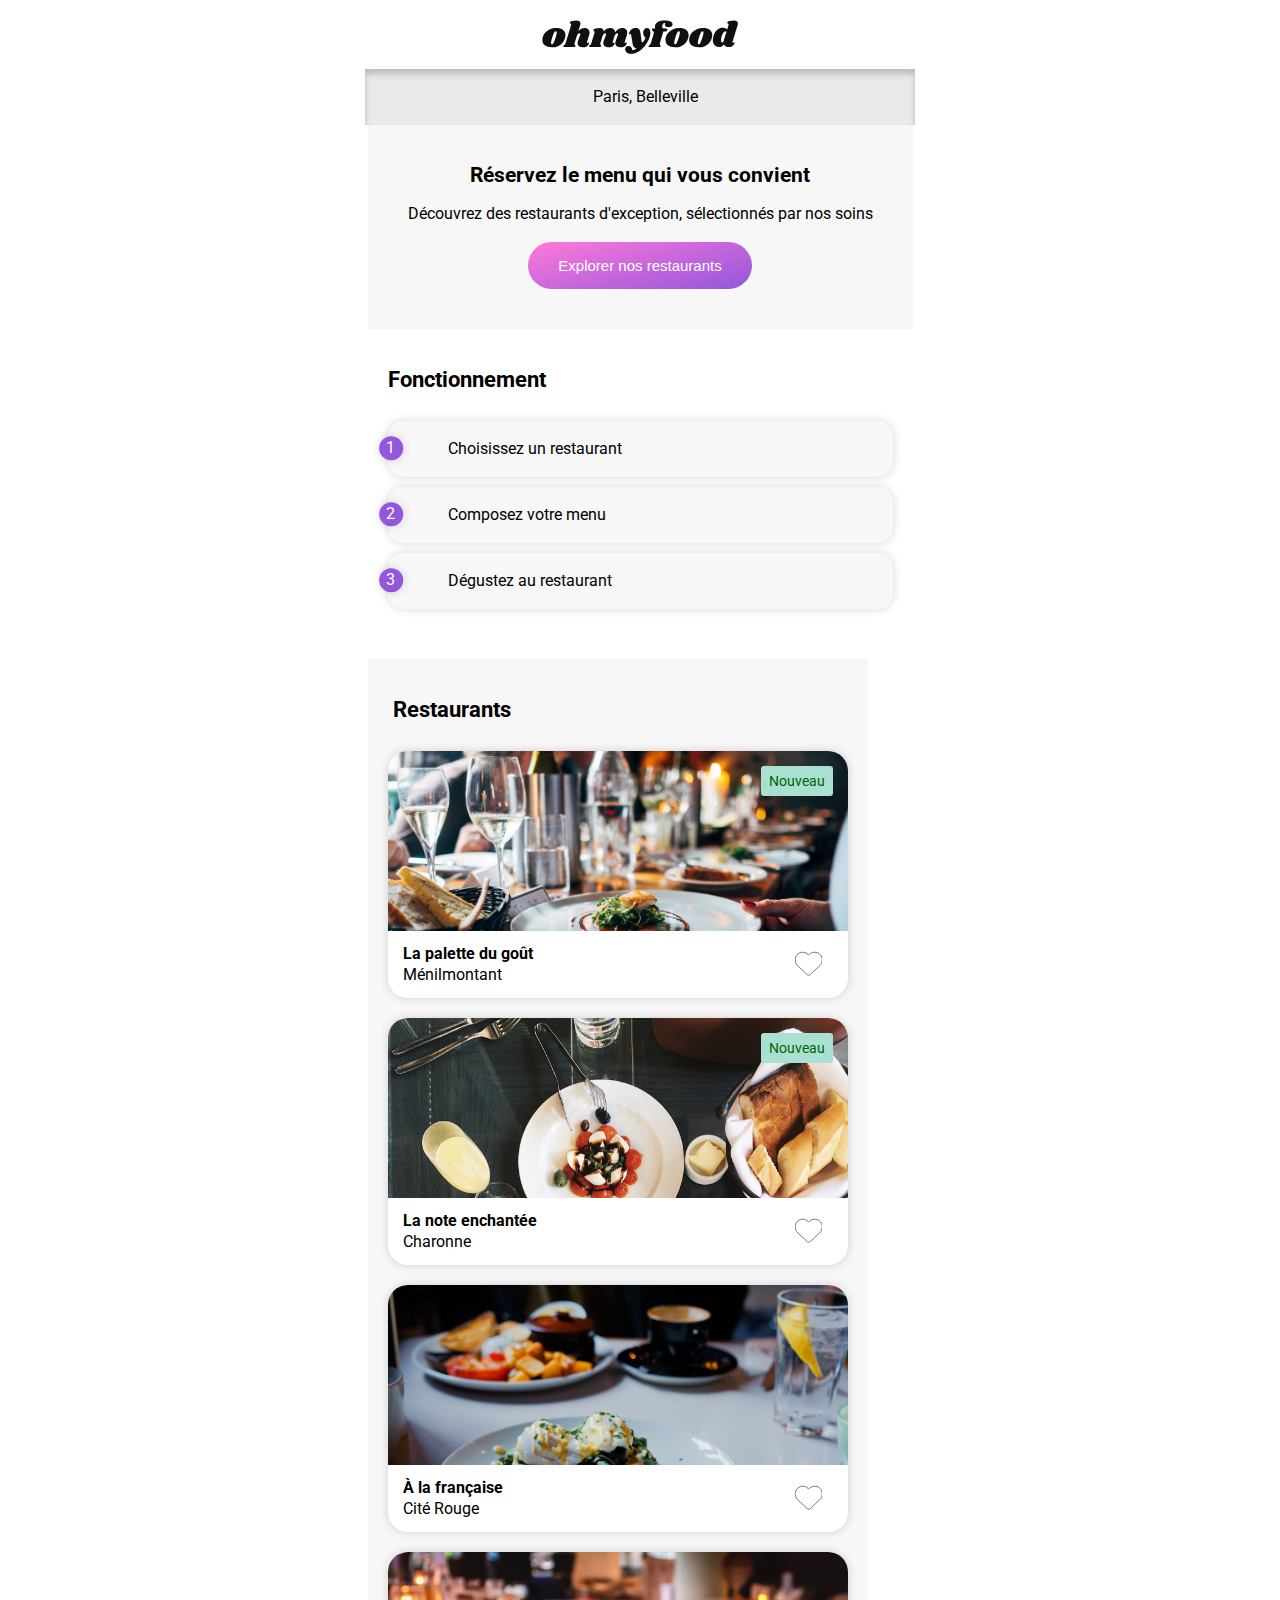
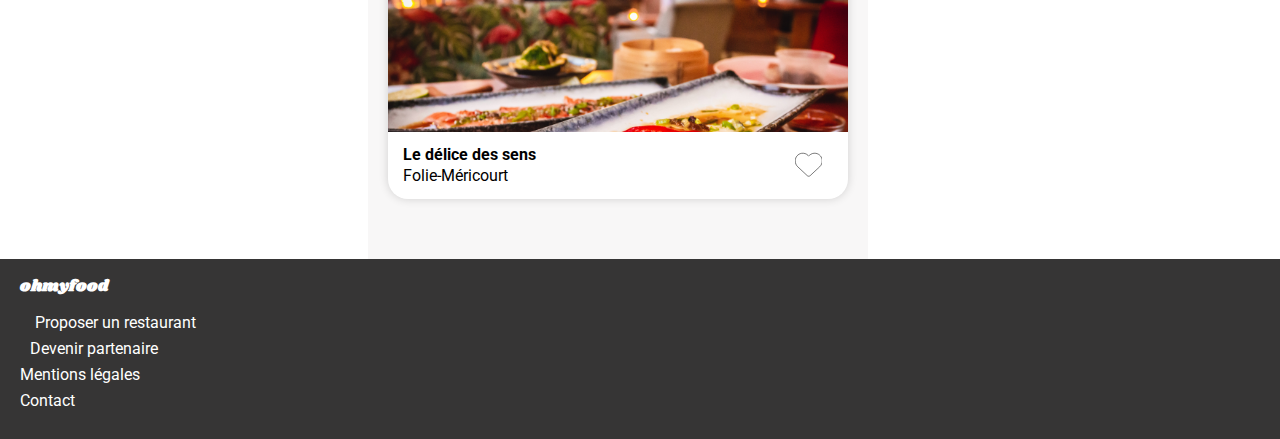
<file: index.html>
<!DOCTYPE html>
<html lang="fr">

<head>
    <meta charset="UTF-8">
    <meta http-equiv="X-UA-Compatible" content="IE=edge">
    <meta name="viewport" content="width=device-width, initial-scale=1.0">
    <link rel="stylesheet" href="style.css">
    <link rel="stylesheet" href="https://cdnjs.cloudflare.com/ajax/libs/font-awesome/6.3.0/css/all.min.css"
        integrity="sha512-SzlrxWUlpfuzQ+pcUCosxcglQRNAq/DZjVsC0lE40xsADsfeQoEypE+enwcOiGjk/bSuGGKHEyjSoQ1zVisanQ=="
        crossorigin="anonymous" referrerpolicy="no-referrer" />
    <title>ohmyfood</title>
</head>

<body>
    <div id="loader">
        <div></div>
    </div>
    <header id="header-home">
        <img src="images/logo/ohmyfood@2x.svg" alt="logo ohmyfood">
        <div>
            <i class="fa-solid fa-location-dot"></i>
            <p>Paris, Belleville</p>
        </div>
    </header>
    <main>
        <section id="booking">
            <h1>Réservez le menu qui vous convient</h1>
            <p>Découvrez des restaurants d'exception, sélectionnés par nos soins</p>
            <button>Explorer nos restaurants</button>
        </section>

        <section id="process">

            <h2>Fonctionnement</h2>

            <div class="step-1">
                <div class="number">1</div>
                <i class="fa-solid fa-mobile-screen-button icon-1"></i>
                <p>Choisissez un restaurant</p>
            </div>
            <div class="step-2">
                <div class="number">2</div>
                <i class="fa-solid fa-list-ul icon-2"></i>
                <p>Composez votre menu</p>
            </div>
            <div class="step-3">
                <div class="number">3</div>
                <i class="fa-solid fa-store icon-3"></i>
                <p>Dégustez au restaurant</p>
            </div>
        </section>

        <section id="restaurants">

            <h2>Restaurants</h2>

            <a href="menu-lapalettedugout.html" class="card-restaurants new-restaurant-1">
                <div>
                    <img src="images/restaurants/jay-wennington-N_Y88TWmGwA-unsplash.jpg" alt="dish image">
                </div>
                <div>
                    <div>
                        <h3>La palette du goût</h3>
                        <p>Ménilmontant</p>
                    </div>
                    <div>
                        <svg xmlns="http://www.w3.org/2000/svg"
                            viewBox="-5 0 521 512"><!--! Font Awesome Pro 6.3.0 by @fontawesome - https://fontawesome.com License - https://fontawesome.com/license (Commercial License) Copyright 2023 Fonticons, Inc. -->
                            <path
                                d="M47.6 300.4L228.3 469.1c7.5 7 17.4 10.9 27.7 10.9s20.2-3.9 27.7-10.9L464.4 300.4c30.4-28.3 47.6-68 47.6-109.5v-5.8c0-69.9-50.5-129.5-119.4-141C347 36.5 300.6 51.4 268 84L256 96 244 84c-32.6-32.6-79-47.5-124.6-39.9C50.5 55.6 0 115.2 0 185.1v5.8c0 41.5 17.2 81.2 47.6 109.5z" />

                            <defs>
                                <linearGradient id="gradientPinkPurple">
                                    <stop offset="0%" stop-color="#FF79DA" />
                                    <stop offset="100%" stop-color="#9356DC" />
                                </linearGradient>
                            </defs>
                        </svg>
                    </div>
                </div>
            </a>

            <a href="menu-lanoteenchantee.html" class="card-restaurants new-restaurant-2">
                <div>
                    <img src="images/restaurants/stil-u2Lp8tXIcjw-unsplash.jpg" alt="dish image">
                </div>
                <div>
                    <div>
                        <h3>La note enchantée</h3>
                        <p>Charonne</p>
                    </div>
                    <div>
                        <svg xmlns="http://www.w3.org/2000/svg"
                            viewBox="-5 0 521 512"><!--! Font Awesome Pro 6.3.0 by @fontawesome - https://fontawesome.com License - https://fontawesome.com/license (Commercial License) Copyright 2023 Fonticons, Inc. -->
                            <path
                                d="M47.6 300.4L228.3 469.1c7.5 7 17.4 10.9 27.7 10.9s20.2-3.9 27.7-10.9L464.4 300.4c30.4-28.3 47.6-68 47.6-109.5v-5.8c0-69.9-50.5-129.5-119.4-141C347 36.5 300.6 51.4 268 84L256 96 244 84c-32.6-32.6-79-47.5-124.6-39.9C50.5 55.6 0 115.2 0 185.1v5.8c0 41.5 17.2 81.2 47.6 109.5z" />

                            <defs>
                                <linearGradient class="gradientPinkPurple">
                                    <stop offset="0%" stop-color="#FF79DA" />
                                    <stop offset="100%" stop-color="#9356DC" />
                                </linearGradient>
                            </defs>
                        </svg>
                    </div>
                </div>
            </a>

            <a href="menu-alafrancaise.html" class="card-restaurants">
                <div>
                    <img src="images/restaurants/toa-heftiba-DQKerTsQwi0-unsplash.jpg" alt="dish image">
                </div>
                <div>
                    <div>
                        <h3>À la française</h3>
                        <p>Cité Rouge</p>
                    </div>
                    <div>
                        <svg xmlns="http://www.w3.org/2000/svg"
                            viewBox="-5 0 521 512"><!--! Font Awesome Pro 6.3.0 by @fontawesome - https://fontawesome.com License - https://fontawesome.com/license (Commercial License) Copyright 2023 Fonticons, Inc. -->
                            <path
                                d="M47.6 300.4L228.3 469.1c7.5 7 17.4 10.9 27.7 10.9s20.2-3.9 27.7-10.9L464.4 300.4c30.4-28.3 47.6-68 47.6-109.5v-5.8c0-69.9-50.5-129.5-119.4-141C347 36.5 300.6 51.4 268 84L256 96 244 84c-32.6-32.6-79-47.5-124.6-39.9C50.5 55.6 0 115.2 0 185.1v5.8c0 41.5 17.2 81.2 47.6 109.5z" />

                            <defs>
                                <linearGradient class="gradientPinkPurple">
                                    <stop offset="0%" stop-color="#FF79DA" />
                                    <stop offset="100%" stop-color="#9356DC" />
                                </linearGradient>
                            </defs>
                        </svg>
                    </div>
                </div>
            </a>

            <a href="menu-ledelicedessens.html" class="card-restaurants">
                <div>
                    <img src="images/restaurants/louis-hansel-shotsoflouis-qNBGVyOCY8Q-unsplash.jpg" alt="dish image">
                </div>
                <div>
                    <div>
                        <h3>Le délice des sens</h3>
                        <p>Folie-Méricourt</p>
                    </div>
                    <div>
                        <svg xmlns="http://www.w3.org/2000/svg"
                            viewBox="-5 0 521 512"><!--! Font Awesome Pro 6.3.0 by @fontawesome - https://fontawesome.com License - https://fontawesome.com/license (Commercial License) Copyright 2023 Fonticons, Inc. -->
                            <path
                                d="M47.6 300.4L228.3 469.1c7.5 7 17.4 10.9 27.7 10.9s20.2-3.9 27.7-10.9L464.4 300.4c30.4-28.3 47.6-68 47.6-109.5v-5.8c0-69.9-50.5-129.5-119.4-141C347 36.5 300.6 51.4 268 84L256 96 244 84c-32.6-32.6-79-47.5-124.6-39.9C50.5 55.6 0 115.2 0 185.1v5.8c0 41.5 17.2 81.2 47.6 109.5z" />

                            <defs>
                                <linearGradient class="gradientPinkPurple">
                                    <stop offset="0%" stop-color="#FF79DA" />
                                    <stop offset="100%" stop-color="#9356DC" />
                                </linearGradient>
                            </defs>
                        </svg>
                    </div>
                </div>
            </a>

        </section>
    </main>
    <footer>
        <h2>ohmyfood</h2>
        <div>
            <a href="#"><i class="fa-sharp fa-solid fa-utensils"></i>Proposer un restaurant</a>
            <a href="#"><i class="fa-solid fa-handshake-angle"></i>Devenir partenaire</a>
            <a href="#">Mentions légales</a>
            <a href="mailto:adresse-email">Contact</a>
        </div>
    </footer>
</body>

</html>
</file>
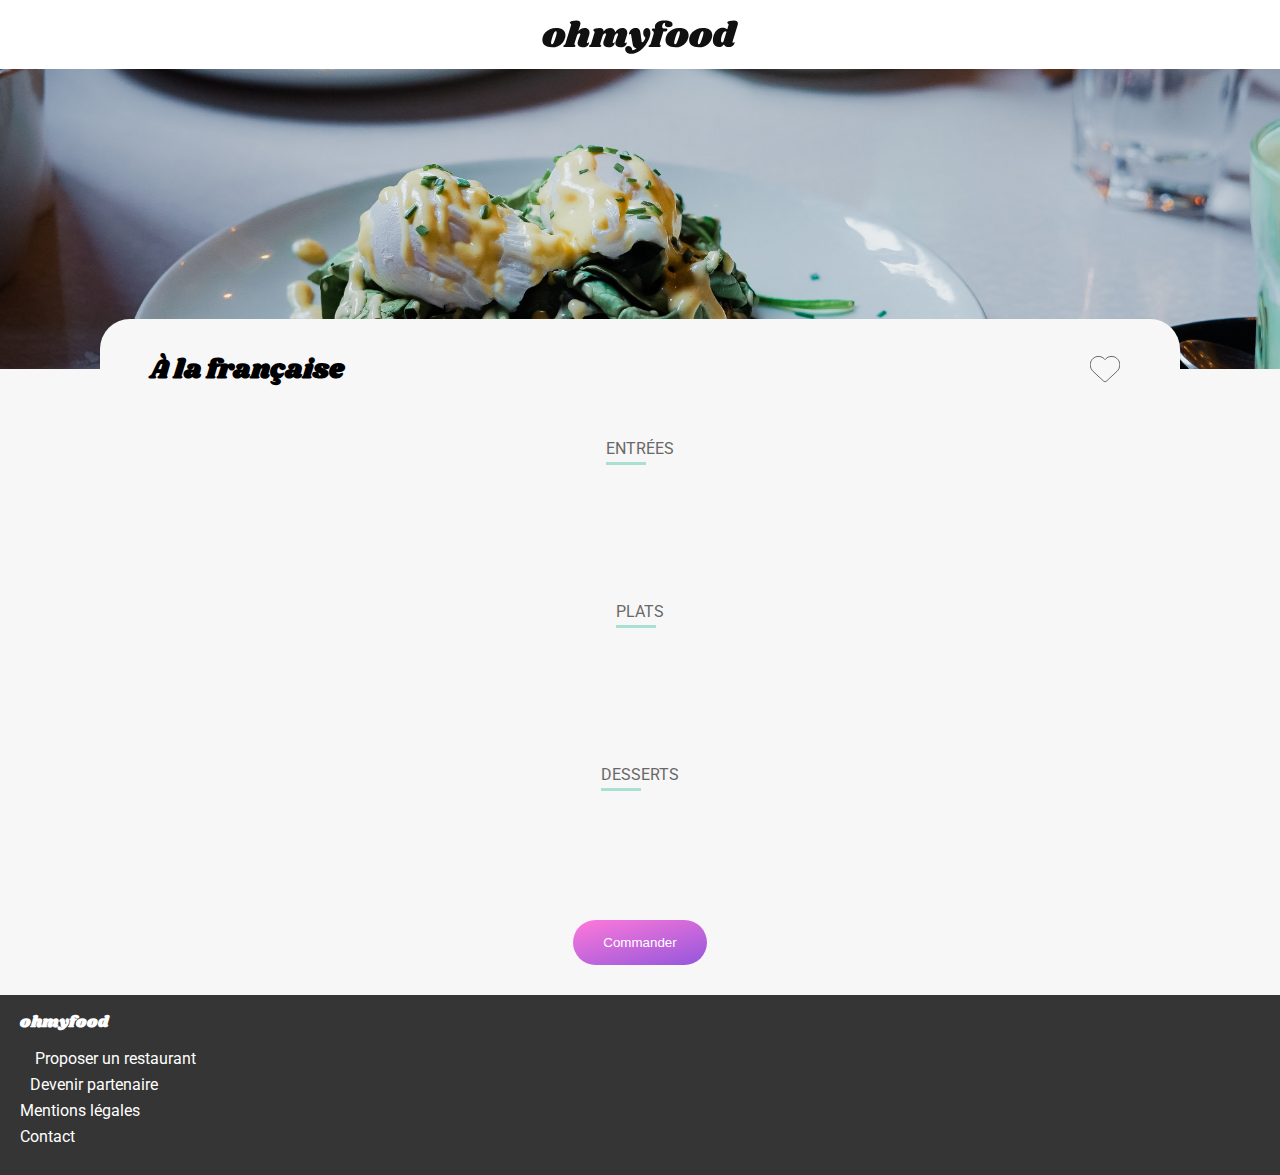
<file: menu-alafrancaise.html>
<!DOCTYPE html>
<html lang="fr">

<head>
    <meta charset="UTF-8">
    <meta http-equiv="X-UA-Compatible" content="IE=edge">
    <meta name="viewport" content="width=device-width, initial-scale=1.0">
    <link rel="stylesheet" href="style.css">
    <link rel="stylesheet" href="https://cdnjs.cloudflare.com/ajax/libs/font-awesome/6.3.0/css/all.min.css"
        integrity="sha512-SzlrxWUlpfuzQ+pcUCosxcglQRNAq/DZjVsC0lE40xsADsfeQoEypE+enwcOiGjk/bSuGGKHEyjSoQ1zVisanQ=="
        crossorigin="anonymous" referrerpolicy="no-referrer" />
    <title>Menu À la française</title>
</head>

<body>
    <header id="header-menu">
        <a href="index.html"><i class="fa-solid fa-arrow-left"></i></a>
        <img src="images/logo/ohmyfood@2x.svg" alt="logo ohmyfood">
    </header>
    <main id="main-menu">
        <section id="menu-title">
            <div>
                <img src="images/restaurants/toa-heftiba-DQKerTsQwi0-unsplash.jpg" alt="dish image">
            </div>
            <div>
                <h1>À la française</h1>
                <div>
                    <svg xmlns="http://www.w3.org/2000/svg"
                        viewBox="-5 0 521 512"><!--! Font Awesome Pro 6.3.0 by @fontawesome - https://fontawesome.com License - https://fontawesome.com/license (Commercial License) Copyright 2023 Fonticons, Inc. -->
                        <path
                            d="M47.6 300.4L228.3 469.1c7.5 7 17.4 10.9 27.7 10.9s20.2-3.9 27.7-10.9L464.4 300.4c30.4-28.3 47.6-68 47.6-109.5v-5.8c0-69.9-50.5-129.5-119.4-141C347 36.5 300.6 51.4 268 84L256 96 244 84c-32.6-32.6-79-47.5-124.6-39.9C50.5 55.6 0 115.2 0 185.1v5.8c0 41.5 17.2 81.2 47.6 109.5z" />

                        <defs>
                            <linearGradient id="gradientPinkPurple">
                                <stop offset="0%" stop-color="#FF79DA" />
                                <stop offset="100%" stop-color="#9356DC" />
                            </linearGradient>
                        </defs>
                    </svg>
                </div>
            </div>
        </section>
        <h2>ENTRÉES</h2>
        <section id="starter">
            <div class="card-menu card-menu-1">
                <div>
                    <h4>Tartare de poulpe acidulé</h4>
                    <p><span>Aux zestes d'orange</span><strong>25€</strong></p></span>
                </div>
                <div><i class="fa-sharp fa-solid fa-circle-check"></i></div>
            </div>
            <div class="card-menu card-menu-2">
                <div>
                    <h4>Velouté de légumes d'antan</h4>
                    <p><span>Carotte, panais,topinambour</span><strong>35€</strong></p></span>
                </div>
                <div><i class="fa-sharp fa-solid fa-circle-check"></i></div>
            </div>
            <div class="card-menu card-menu-3">
                <div>
                    <h4>Soupe à l'oignon</h4>
                    <p><span>Revisitée</span><strong>20€</strong></p></span>
                </div>
                <div><i class="fa-sharp fa-solid fa-circle-check"></i></div>
            </div>
        </section>
        <h2>PLATS</h2>
        <section id="main-dish">
            <div class="card-menu card-menu-4">
                <div>
                    <h4>Coquilles Saint-Jacques</h4>
                    <p><span>Accompagnées d'une purée de panais</span><strong>40€</strong></p></span>
                </div>
                <div><i class="fa-sharp fa-solid fa-circle-check"></i></div>
            </div>
            <div class="card-menu card-menu-5">
                <div>
                    <h4>Magret de canard</h4>
                    <p><span>Et parmentier de pommes de terre</span><strong>35€</strong></p></span>
                </div>
                <div><i class="fa-sharp fa-solid fa-circle-check"></i></div>
            </div>
            <div class="card-menu card-menu-6">
                <div>
                    <h4>Pigeonneau d'Ille-et-Vilaine</h4>
                    <p><span>Sur son lit de gnocchis aux légumes</span><strong>44€</strong></p></span>
                </div>
                <div><i class="fa-sharp fa-solid fa-circle-check"></i></div>
            </div>
        </section>
        <h2>DESSERTS</h2>
        <section id="dessert">
            <div class="card-menu card-menu-7">
                <div>
                    <h4>Pétales de violettes glacés</h4>
                    <p><span>Et purée de noisettes</span><strong>18€</strong></p></span>
                </div>
                <div><i class="fa-sharp fa-solid fa-circle-check"></i></div>
            </div>
            <div class="card-menu card-menu-8">
                <div>
                    <h4>Fondant au chocolat</h4>
                    <p><span>Revisité</span><strong>22€</strong></p></span>
                </div>
                <div><i class="fa-sharp fa-solid fa-circle-check"></i></div>
            </div>
            <div class="card-menu card-menu-9">
                <div>
                    <h4>Millefeuille croustillant</h4>
                    <p><span>Myrtilles et pâte d'amande</span><strong>23€</strong></p></span>
                </div>
                <div><i class="fa-sharp fa-solid fa-circle-check"></i></div>
            </div>
        </section>
        <div id="order"><button>Commander</button></div>
    </main>
    <footer>
        <h2 href="#">ohmyfood</h2>
        <div>
            <a href="#"><i class="fa-sharp fa-solid fa-utensils"></i>Proposer un restaurant</a>
            <a href="#"><i class="fa-solid fa-handshake-angle"></i>Devenir partenaire</a>
            <a href="#">Mentions légales</a>
            <a href="mailto:adresse-email">Contact</a>
        </div>
    </footer>
</body>

</html>
</file>
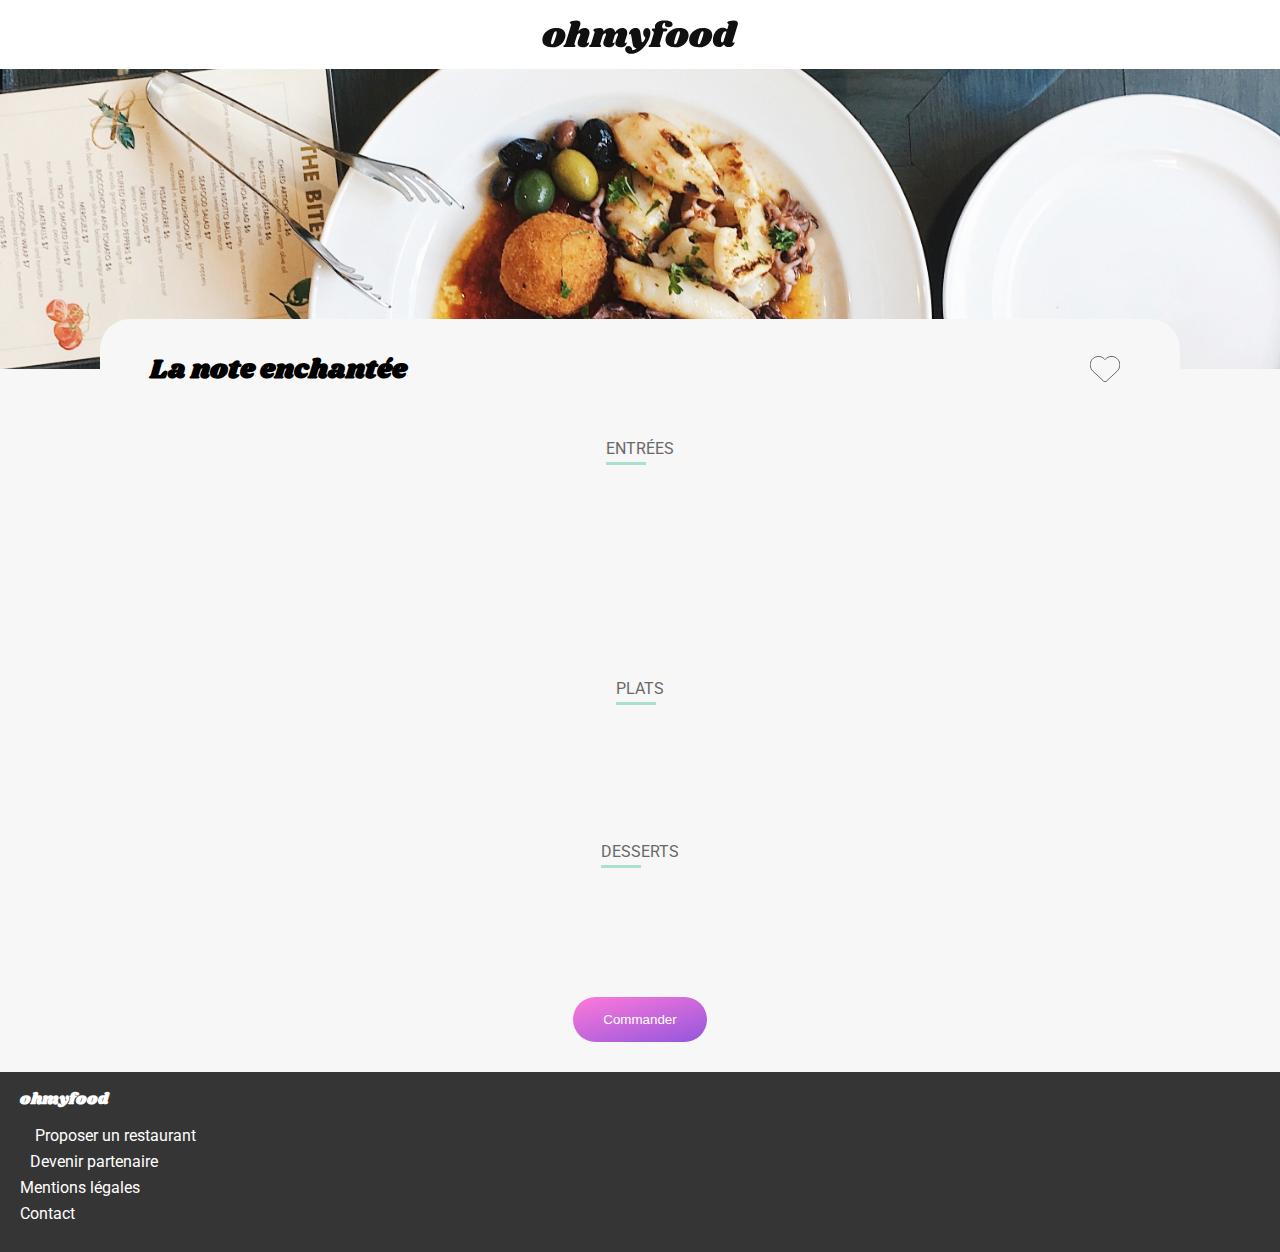
<file: menu-lanoteenchantee.html>
<!DOCTYPE html>
<html lang="fr">

<head>
    <meta charset="UTF-8">
    <meta http-equiv="X-UA-Compatible" content="IE=edge">
    <meta name="viewport" content="width=device-width, initial-scale=1.0">
    <link rel="stylesheet" href="style.css">
    <link rel="stylesheet" href="https://cdnjs.cloudflare.com/ajax/libs/font-awesome/6.3.0/css/all.min.css"
        integrity="sha512-SzlrxWUlpfuzQ+pcUCosxcglQRNAq/DZjVsC0lE40xsADsfeQoEypE+enwcOiGjk/bSuGGKHEyjSoQ1zVisanQ=="
        crossorigin="anonymous" referrerpolicy="no-referrer" />
    <title>Menu La note enchantée</title>
</head>

<body>
    <header id="header-menu">
        <a href="index.html"><i class="fa-solid fa-arrow-left"></i></a>
        <img src="images/logo/ohmyfood@2x.svg" alt="logo ohmyfood">
    </header>
    <main id="main-menu">
        <section id="menu-title">
            <div>
                <img src="images/restaurants/stil-u2Lp8tXIcjw-unsplash.jpg" alt="dish image">
            </div>
            <div>
                <h1>La note enchantée</h1>
                <div>
                    <svg xmlns="http://www.w3.org/2000/svg"
                        viewBox="-5 0 521 512"><!--! Font Awesome Pro 6.3.0 by @fontawesome - https://fontawesome.com License - https://fontawesome.com/license (Commercial License) Copyright 2023 Fonticons, Inc. -->
                        <path
                            d="M47.6 300.4L228.3 469.1c7.5 7 17.4 10.9 27.7 10.9s20.2-3.9 27.7-10.9L464.4 300.4c30.4-28.3 47.6-68 47.6-109.5v-5.8c0-69.9-50.5-129.5-119.4-141C347 36.5 300.6 51.4 268 84L256 96 244 84c-32.6-32.6-79-47.5-124.6-39.9C50.5 55.6 0 115.2 0 185.1v5.8c0 41.5 17.2 81.2 47.6 109.5z" />

                        <defs>
                            <linearGradient id="gradientPinkPurple">
                                <stop offset="0%" stop-color="#FF79DA" />
                                <stop offset="100%" stop-color="#9356DC" />
                            </linearGradient>
                        </defs>
                    </svg>
                </div>
            </div>
        </section>
        <h2>ENTRÉES</h2>
        <section id="starter">
            <div class="card-menu card-menu-1">
                <div>
                    <h4>Ravioles de foie gras</h4>
                    <p><span>Accompagnées de leur crème à la truffe</span><strong>25€</strong></p></span>
                </div>
                <div><i class="fa-sharp fa-solid fa-circle-check"></i></div>
            </div>
            <div class="card-menu card-menu-2">
                <div>
                    <h4>Caviar osciètre</h4>
                    <p><span>Sur blini à la farine de blé noir</span><strong>35€</strong></p></span>
                </div>
                <div><i class="fa-sharp fa-solid fa-circle-check"></i></div>
            </div>
            <div class="card-menu card-menu-3">
                <div>
                    <h4>Homard et espuma de potiron</h4>
                    <p><span>Marinés aux zestes d'orange</span><strong>20€</strong></p></span>
                </div>
                <div><i class="fa-sharp fa-solid fa-circle-check"></i></div>
            </div>
            <div class="card-menu card-menu-4">
                <div>
                    <h4>Foie gras de canard cuit entier</h4>
                    <p><span>Confiture de figue et pain toaster</span><strong>35€</strong></p></span>
                </div>
                <div><i class="fa-sharp fa-solid fa-circle-check"></i></div>
            </div>
        </section>
        <h2>PLATS</h2>
        <section id="main-dish">
            <div class="card-menu card-menu-5">
                <div>
                    <h4>Noix de coquilles Saint-Jacques</h4>
                    <p><span>Sur lit de purée de céleri-rave</span><strong>40€</strong></p></span>
                </div>
                <div><i class="fa-sharp fa-solid fa-circle-check"></i></div>
            </div>
            <div class="card-menu card-menu-6">
                <div>
                    <h4>Langoustine poêlée</h4>
                    <p><span>Et purée de patate douce</span><strong>35€</strong></p></span>
                </div>
                <div><i class="fa-sharp fa-solid fa-circle-check"></i></div>
            </div>
            <div class="card-menu card-menu-7">
                <div>
                    <h4>Mijoté de queue de boeuf</h4>
                    <p><span>Et riz sauvage aux zestes de citron</span><strong>44€</strong></p></span>
                </div>
                <div><i class="fa-sharp fa-solid fa-circle-check"></i></div>
            </div>

        </section>
        <h2>DESSERTS</h2>
        <section id="dessert">
            <div class="card-menu card-menu-8">
                <div>
                    <h4>Macaron noisette et chocolat</h4>
                    <p><span>Glace au caramel brun et sel de Guérande</span><strong>18€</strong></p></span>
                </div>
                <div><i class="fa-sharp fa-solid fa-circle-check"></i></div>
            </div>
            <div class="card-menu card-menu-9">
                <div>
                    <h4>Baba au rhum revisité</h4>
                    <p><span>Avec son coulis de citron</span><strong>22€</strong></p></span>
                </div>
                <div><i class="fa-sharp fa-solid fa-circle-check"></i></div>
            </div>
            <div class="card-menu card-menu-10">
                <div>
                    <h4>Tarte au citron meringuée</h4>
                    <p><span>Déstructurée</span><strong>23€</strong></p></span>
                </div>
                <div><i class="fa-sharp fa-solid fa-circle-check"></i></div>
            </div>
        </section>
        <div id="order"><button>Commander</button></div>
    </main>
    <footer>
        <h2 href="#">ohmyfood</h2>
        <div>
            <a href="#"><i class="fa-sharp fa-solid fa-utensils"></i>Proposer un restaurant</a>
            <a href="#"><i class="fa-solid fa-handshake-angle"></i>Devenir partenaire</a>
            <a href="#">Mentions légales</a>
            <a href="mailto:adresse-email">Contact</a>
        </div>
    </footer>
</body>

</html>
</file>
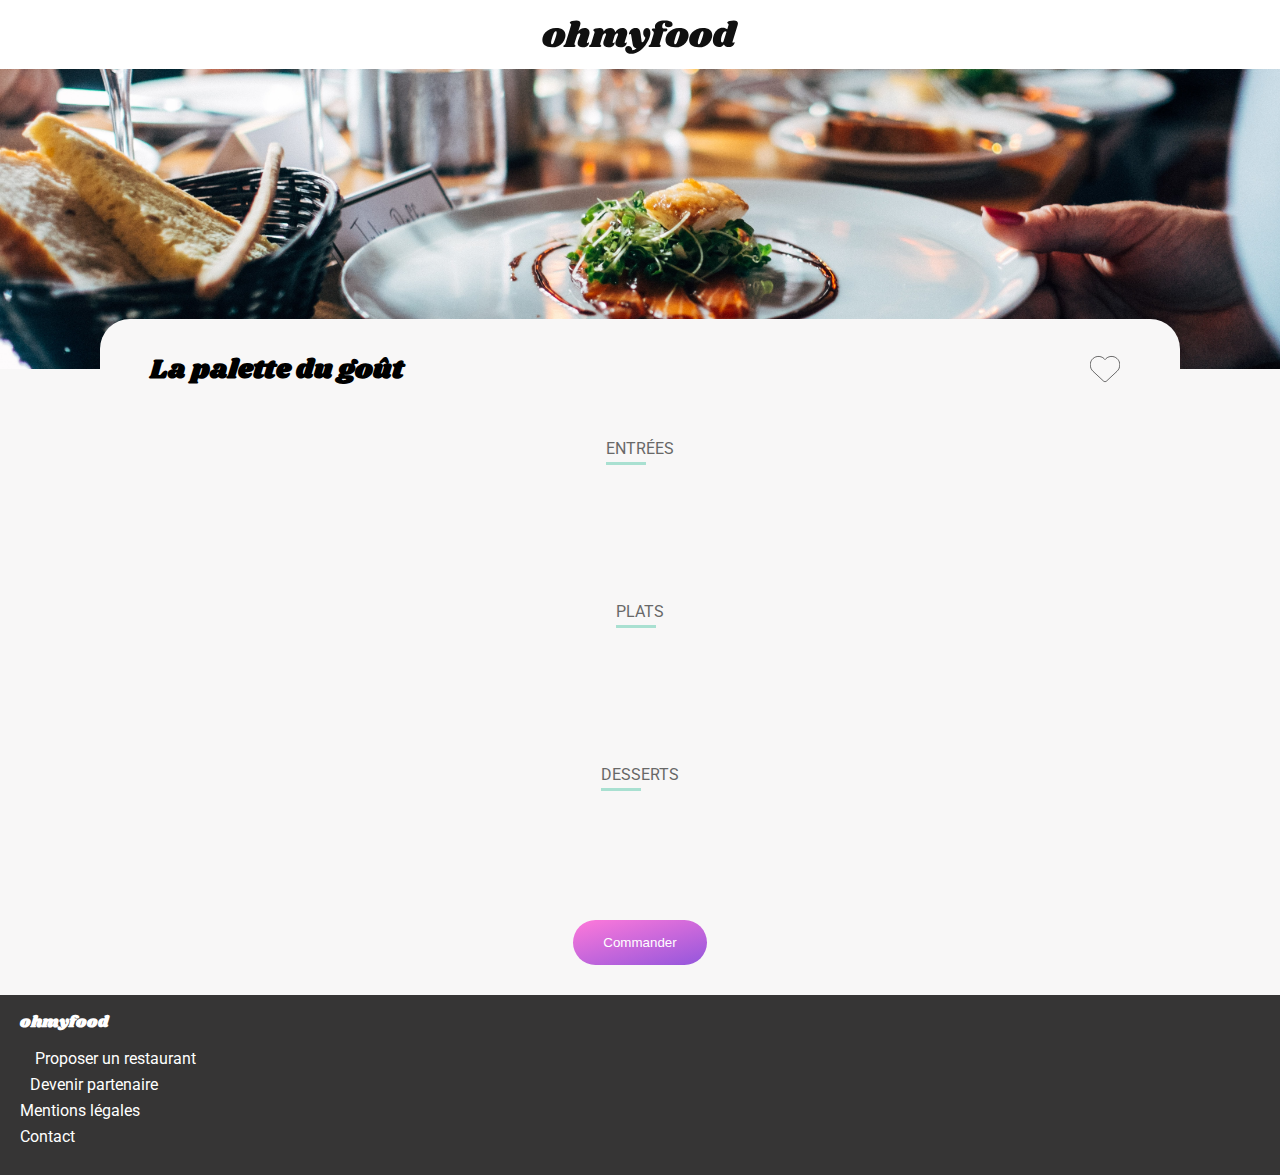
<file: menu-lapalettedugout.html>
<!DOCTYPE html>
<html lang="fr">

<head>
    <meta charset="UTF-8">
    <meta http-equiv="X-UA-Compatible" content="IE=edge">
    <meta name="viewport" content="width=device-width, initial-scale=1.0">
    <link rel="stylesheet" href="style.css">
    <link rel="stylesheet" href="https://cdnjs.cloudflare.com/ajax/libs/font-awesome/6.3.0/css/all.min.css"
        integrity="sha512-SzlrxWUlpfuzQ+pcUCosxcglQRNAq/DZjVsC0lE40xsADsfeQoEypE+enwcOiGjk/bSuGGKHEyjSoQ1zVisanQ=="
        crossorigin="anonymous" referrerpolicy="no-referrer" />
    <title>La palette du goût</title>
</head>

<body>
    <header id="header-menu">
        <a href="index.html"><i class="fa-solid fa-arrow-left"></i></a>
        <img src="images/logo/ohmyfood@2x.svg" alt="logo ohmyfood">
    </header>
    <main id="main-menu">
        <section id="menu-title">
            <div>
                <img src="images/restaurants/jay-wennington-N_Y88TWmGwA-unsplash.jpg" alt="dish image">
            </div>
            <div>
                <h1>La palette du goût</h1>
                <div>
                    <svg xmlns="http://www.w3.org/2000/svg"
                        viewBox="-5 0 521 512"><!--! Font Awesome Pro 6.3.0 by @fontawesome - https://fontawesome.com License - https://fontawesome.com/license (Commercial License) Copyright 2023 Fonticons, Inc. -->
                        <path
                            d="M47.6 300.4L228.3 469.1c7.5 7 17.4 10.9 27.7 10.9s20.2-3.9 27.7-10.9L464.4 300.4c30.4-28.3 47.6-68 47.6-109.5v-5.8c0-69.9-50.5-129.5-119.4-141C347 36.5 300.6 51.4 268 84L256 96 244 84c-32.6-32.6-79-47.5-124.6-39.9C50.5 55.6 0 115.2 0 185.1v5.8c0 41.5 17.2 81.2 47.6 109.5z" />

                        <defs>
                            <linearGradient id="gradientPinkPurple">
                                <stop offset="0%" stop-color="#FF79DA" />
                                <stop offset="100%" stop-color="#9356DC" />
                            </linearGradient>
                        </defs>
                    </svg>
                </div>
            </div>
        </section>
        <h2>ENTRÉES</h2>
        <section id="starter">
            <div class="card-menu card-menu-1">
                <div>
                    <h4>Fricassée d'escargots</h4>
                    <p><span>Au piment d'Espelette</span><strong>25€</strong></p></span>
                </div>
                <div><i class="fa-sharp fa-solid fa-circle-check"></i></div>
            </div>
            <div class="card-menu card-menu-2">
                <div>
                    <h4>Foie gras de canard mi-cuit</h4>
                    <p><span>Et ses copeaux de truffe noire</span><strong>35€</strong></p></span>
                </div>
                <div><i class="fa-sharp fa-solid fa-circle-check"></i></div>
            </div>
            <div class="card-menu card-menu-3">
                <div>
                    <h4>Œuf au plat</h4>
                    <p><span>Assaisonné à la truffe sur lit de caviar</span><strong>20€</strong></p></span>
                </div>
                <div><i class="fa-sharp fa-solid fa-circle-check"></i></div>
            </div>
        </section>
        <h2>PLATS</h2>
        <section id="main-dish">
            <div class="card-menu card-menu-4">
                <div>
                    <h4>Filet de bœuf aux herbes</h4>
                    <p><span>Accompagné de sa ribambelle de légumes</span><strong>40€</strong></p></span>
                </div>
                <div><i class="fa-sharp fa-solid fa-circle-check"></i></div>
            </div>
            <div class="card-menu card-menu-5">
                <div>
                    <h4>Parmentier de queue de boeuf</h4>
                    <p><span>À la truffe noire sur sa purée de panais</span><strong>35€</strong></p></span>
                </div>
                <div><i class="fa-sharp fa-solid fa-circle-check"></i></div>
            </div>
            <div class="card-menu card-menu-6">
                <div>
                    <h4>Filet de turbot</h4>
                    <p><span>Aux agrumes</span><strong>44€</strong></p></span>
                </div>
                <div><i class="fa-sharp fa-solid fa-circle-check"></i></div>
            </div>

        </section>
        <h2>DESSERTS</h2>
        <section id="dessert">
            <div class="card-menu card-menu-7">
                <div>
                    <h4>Paris-Brest</h4>
                    <p><span>Revisité</span><strong>18€</strong></p></span>
                </div>
                <div><i class="fa-sharp fa-solid fa-circle-check"></i></div>
            </div>
            <div class="card-menu card-menu-8">
                <div>
                    <h4>Macaron au chocolat d'exception</h4>
                    <p><span>Et glace à la vanille de Madagascar</span><strong>22€</strong></p></span>
                </div>
                <div><i class="fa-sharp fa-solid fa-circle-check"></i></div>
            </div>
            <div class="card-menu card-menu-9">
                <div>
                    <h4>Mousse au chocolat</h4>
                    <p><span>Au piment d'Espelette et à la truffe noire</span><strong>23€</strong></p></span>
                </div>
                <div><i class="fa-sharp fa-solid fa-circle-check"></i></div>
            </div>
        </section>
        <div id="order"><button>Commander</button></div>

    </main>
    <footer>
        <h2 href="#">ohmyfood</h2>
        <div>
            <a href="#"><i class="fa-sharp fa-solid fa-utensils"></i>Proposer un restaurant</a>
            <a href="#"><i class="fa-solid fa-handshake-angle"></i>Devenir partenaire</a>
            <a href="#">Mentions légales</a>
            <a href="mailto:adresse-email">Contact</a>
        </div>
    </footer>
</body>

</html>
</file>
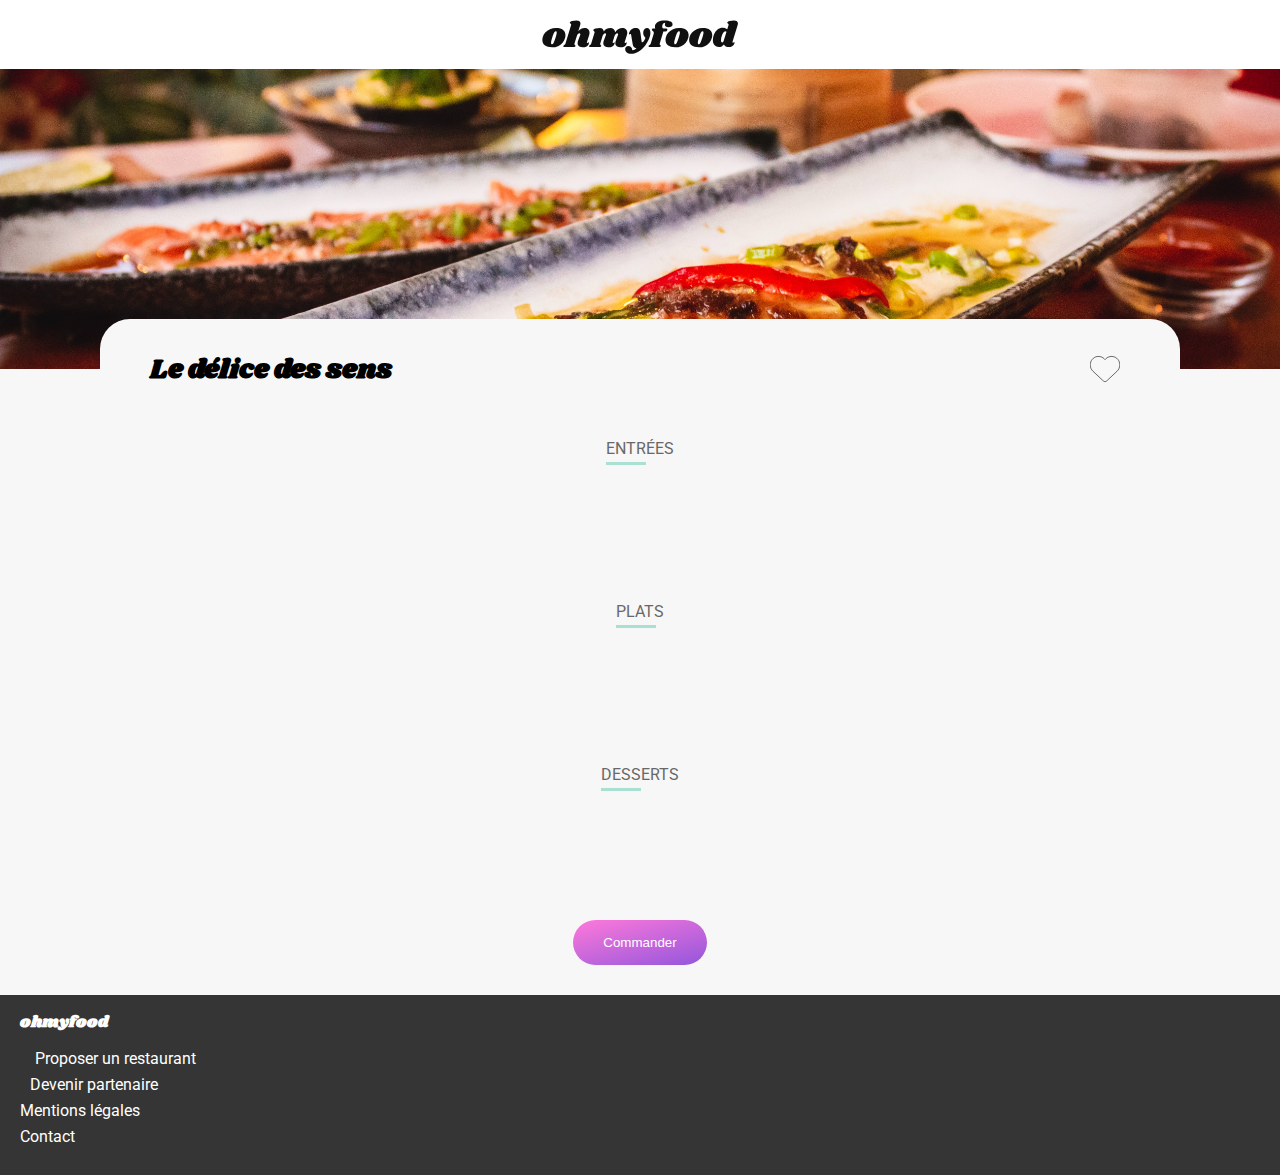
<file: menu-ledelicedessens.html>
<!DOCTYPE html>
<html lang="fr">

<head>
    <meta charset="UTF-8">
    <meta http-equiv="X-UA-Compatible" content="IE=edge">
    <meta name="viewport" content="width=device-width, initial-scale=1.0">
    <link rel="stylesheet" href="style.css">
    <link rel="stylesheet" href="https://cdnjs.cloudflare.com/ajax/libs/font-awesome/6.3.0/css/all.min.css"
        integrity="sha512-SzlrxWUlpfuzQ+pcUCosxcglQRNAq/DZjVsC0lE40xsADsfeQoEypE+enwcOiGjk/bSuGGKHEyjSoQ1zVisanQ=="
        crossorigin="anonymous" referrerpolicy="no-referrer" />
    <title>Menu Le délice des sens</title>
</head>

<body>
    <header id="header-menu">
        <a href="index.html"><i class="fa-solid fa-arrow-left"></i></a>
        <img src="images/logo/ohmyfood@2x.svg" alt="logo ohmyfood">
    </header>
    <main id="main-menu">
        <section id="menu-title">
            <div>
                <img src="images/restaurants/louis-hansel-shotsoflouis-qNBGVyOCY8Q-unsplash.jpg" alt="dish image">
            </div>
            <div>
                <h1>Le délice des sens</h1>
                <div>
                    <svg xmlns="http://www.w3.org/2000/svg"
                        viewBox="-5 0 521 512"><!--! Font Awesome Pro 6.3.0 by @fontawesome - https://fontawesome.com License - https://fontawesome.com/license (Commercial License) Copyright 2023 Fonticons, Inc. -->
                        <path
                            d="M47.6 300.4L228.3 469.1c7.5 7 17.4 10.9 27.7 10.9s20.2-3.9 27.7-10.9L464.4 300.4c30.4-28.3 47.6-68 47.6-109.5v-5.8c0-69.9-50.5-129.5-119.4-141C347 36.5 300.6 51.4 268 84L256 96 244 84c-32.6-32.6-79-47.5-124.6-39.9C50.5 55.6 0 115.2 0 185.1v5.8c0 41.5 17.2 81.2 47.6 109.5z" />

                        <defs>
                            <linearGradient id="gradientPinkPurple">
                                <stop offset="0%" stop-color="#FF79DA" />
                                <stop offset="100%" stop-color="#9356DC" />
                            </linearGradient>
                        </defs>
                    </svg>
                </div>
            </div>
        </section>
        <h2>ENTRÉES</h2>
        <section id="starter">
            <div class="card-menu card-menu-1">
                <div>
                    <h4>Tartare de thon</h4>
                    <p><span>Assaisonné au yuzu</span><strong>25€</strong></p></span>
                </div>
                <div><i class="fa-sharp fa-solid fa-circle-check"></i></div>
            </div>
            <div class="card-menu card-menu-2">
                <div>
                    <h4>Bouchée de homard croustillant</h4>
                    <p><span>Et sa farandole de petits légumes</span><strong>35€</strong></p></span>
                </div>
                <div><i class="fa-sharp fa-solid fa-circle-check"></i></div>
            </div>
            <div class="card-menu card-menu-3">
                <div>
                    <h4>Velouté de cèpes</h4>
                    <p><span>Aux truffes</span><strong>20€</strong></p></span>
                </div>
                <div><i class="fa-sharp fa-solid fa-circle-check"></i></div>
            </div>
        </section>
        <h2>PLATS</h2>
        <section id="main-dish">
            <div class="card-menu card-menu-4">
                <div>
                    <h4>Poulet rôti aux herbes de Provence</h4>
                    <p><span>Et sa crème de truffe</span><strong>40€</strong></p></span>
                </div>
                <div><i class="fa-sharp fa-solid fa-circle-check"></i></div>
            </div>
            <div class="card-menu card-menu-5">
                <div>
                    <h4>Langouste rôtie</h4>
                    <p><span>Et ses légumes de saison</span><strong>35€</strong></p></span>
                </div>
                <div><i class="fa-sharp fa-solid fa-circle-check"></i></div>
            </div>
            <div class="card-menu card-menu-6">
                <div>
                    <h4>Côte de boeuf Angus</h4>
                    <p><span>Et sa purée de panais</span><strong>44€</strong></p></span>
                </div>
                <div><i class="fa-sharp fa-solid fa-circle-check"></i></div>
            </div>

        </section>
        <h2>DESSERTS</h2>
        <section id="dessert">
            <div class="card-menu card-menu-7">
                <div>
                    <h4>Farandole de desserts</h4>
                    <p><span>Du chef</span><strong>18€</strong></p></span>
                </div>
                <div><i class="fa-sharp fa-solid fa-circle-check"></i></div>
            </div>
            <div class="card-menu card-menu-8">
                <div>
                    <h4>Crème brulée</h4>
                    <p><span>Revisité</span><strong>22€</strong></p></span>
                </div>
                <div><i class="fa-sharp fa-solid fa-circle-check"></i></div>
            </div>
            <div class="card-menu card-menu-9">
                <div>
                    <h4>Tiramisu</h4>
                    <p><span>À la noisette</span><strong>23€</strong></p></span>
                </div>
                <div><i class="fa-sharp fa-solid fa-circle-check"></i></div>
            </div>
        </section>
        <div id="order"><button>Commander</button></div>
    </main>
    <footer>
        <h2 href="#">ohmyfood</h2>
        <div>
            <a href="#"><i class="fa-sharp fa-solid fa-utensils"></i>Proposer un restaurant</a>
            <a href="#"><i class="fa-solid fa-handshake-angle"></i>Devenir partenaire</a>
            <a href="#">Mentions légales</a>
            <a href="mailto:adresse-email">Contact</a>
        </div>
    </footer>
</body>

</html>
</file>
<file: style.css>
@import url("https://fonts.googleapis.com/css2?family=Shrikhand&display=swap");
@import url("https://fonts.googleapis.com/css2?family=Roboto&display=swap");
*,
*:before,
*:after {
  box-sizing: border-box;
}

html,
body,
div,
span,
object,
iframe,
figure,
h1,
h2,
h3,
h4,
h5,
h6,
p,
blockquote,
pre,
a,
code,
em,
img,
small,
strike,
strong,
sub,
sup,
tt,
b,
u,
i,
ol,
ul,
li,
fieldset,
form,
label,
table,
caption,
tbody,
tfoot,
thead,
tr,
th,
td,
main,
canvas,
embed,
footer,
header,
nav,
section,
video {
  margin: 0;
  padding: 0;
  border: 0;
  font-size: 100%;
  vertical-align: baseline;
  text-rendering: optimizeLegibility;
  text-size-adjust: none;
}

footer,
header,
nav,
section,
main {
  display: block;
}

body {
  line-height: 1;
}

ol,
ul {
  list-style: none;
}

blockquote,
q {
  quotes: none;
}

blockquote:before,
blockquote:after,
q:before,
q:after {
  content: "";
  content: none;
}

table {
  border-collapse: collapse;
  border-spacing: 0;
}

input {
  border-radius: 0;
}

button {
  border: none;
}

a {
  color: #000;
  text-decoration: none;
}

body {
  display: flex;
  flex-direction: column;
  align-items: center;
}

main {
  max-width: 1440px;
}

body {
  font-family: "Roboto", sans-serif;
}

#menu-title h1 {
  font-family: "Shrikhand", cursive;
}

section > h2 {
  font-size: 22px;
}

footer > h2 {
  font-family: "Shrikhand", cursive;
}

button {
  background: linear-gradient(165deg, rgb(255, 121, 218) 0%, rgb(147, 86, 220) 100%);
  color: white;
  border-radius: 30px;
  padding: 15px 30px;
}

header {
  max-width: 1440px;
}

#header-home {
  width: 100vw;
  max-width: 550px;
}
#header-home img {
  display: block;
  margin-right: auto;
  margin-left: auto;
  margin-top: 20px;
  margin-bottom: 15px;
}
#header-home div {
  display: flex;
  flex-direction: row;
  justify-content: center;
  gap: 10px;
  background-color: #EAEAEA;
  padding-block: 20px;
  box-shadow: inset 0px 5px 6px 0px rgba(0, 0, 0, 0.2);
}
#header-home div:hover {
  background-color: #9356DC;
}

#header-menu {
  width: 100vw;
}
#header-menu img {
  display: block;
  margin-right: auto;
  margin-left: auto;
  margin-top: 20px;
  margin-bottom: 15px;
}
#header-menu i {
  position: absolute;
  margin-top: 24px;
  margin-left: 20px;
  font-size: 1.5em;
}

footer {
  background-color: #363535;
  width: 100vw;
  max-width: 1440px;
  padding: 20px;
}
footer h2 {
  color: white;
  margin-bottom: 20px;
}
footer div {
  display: flex;
  flex-direction: column;
}
footer div a {
  color: white;
  margin-bottom: 10px;
}
footer div a i {
  margin-right: 10px;
}
footer div a .fa-utensils {
  margin-left: 5px;
}

/*  - - - - - -  home  - - - - - -  */
/* ------ loader ------ */
#loader {
  position: absolute;
  width: 100%;
  height: 100%;
  background-color: white;
  z-index: 1000;
  display: flex;
  justify-content: center;
  align-items: center;
  opacity: 0;
  animation-name: animateLoader;
  animation-duration: 3s;
  animation-fill-mode: forwards;
}
@keyframes animateLoader {
  0% {
    opacity: 1;
    visibility: visible;
  }
  80% {
    opacity: 1;
  }
  99% {
    opacity: 0;
    height: 100%;
  }
  100% {
    height: 0;
  }
}
#loader div {
  border-block: 3px solid #FF79DA;
  border-inline: 3px solid #9356DC;
  border-radius: 50%;
  width: 100px;
  height: 100px;
  animation: spin 1s linear infinite;
}
@keyframes spin {
  0% {
    transform: rotate(0deg);
  }
  100% {
    transform: rotate(360deg);
  }
}

/* ------ Fonctionnement steps ------ */
.step-1:hover {
  background-color: #F5EDFE !important;
}
.step-1:hover .icon-1 {
  color: #9356DC;
}

.step-2:hover {
  background-color: #F5EDFE !important;
}
.step-2:hover .icon-2 {
  color: #9356DC;
}

.step-3:hover {
  background-color: #F5EDFE !important;
}
.step-3:hover .icon-3 {
  color: #9356DC;
}

/* ------ heart fill ------ */
svg path {
  fill: transparent;
  stroke: black;
  stroke-width: 10px;
}
svg:hover path {
  fill: url(#gradientPinkPurple);
  stroke: none;
}

/*  - - - - - -  page-menu  - - - - - -  */
/* ------ dish appearance ------ */
.card-menu-1 {
  animation-name: dishAppear;
  animation-duration: 1s;
  animation-delay: 100ms;
  opacity: 0;
  animation-fill-mode: forwards;
}

@keyframes dishAppear {
  0% {
    opacity: 0;
    margin-top: 20px;
  }
  100% {
    opacity: 1;
    margin-top: 0px;
  }
}
.card-menu-2 {
  animation-name: dishAppear;
  animation-duration: 1s;
  animation-delay: 200ms;
  opacity: 0;
  animation-fill-mode: forwards;
}

@keyframes dishAppear {
  0% {
    opacity: 0;
    margin-top: 20px;
  }
  100% {
    opacity: 1;
    margin-top: 0px;
  }
}
.card-menu-3 {
  animation-name: dishAppear;
  animation-duration: 1s;
  animation-delay: 300ms;
  opacity: 0;
  animation-fill-mode: forwards;
}

@keyframes dishAppear {
  0% {
    opacity: 0;
    margin-top: 20px;
  }
  100% {
    opacity: 1;
    margin-top: 0px;
  }
}
.card-menu-4 {
  animation-name: dishAppear;
  animation-duration: 1s;
  animation-delay: 400ms;
  opacity: 0;
  animation-fill-mode: forwards;
}

@keyframes dishAppear {
  0% {
    opacity: 0;
    margin-top: 20px;
  }
  100% {
    opacity: 1;
    margin-top: 0px;
  }
}
.card-menu-5 {
  animation-name: dishAppear;
  animation-duration: 1s;
  animation-delay: 500ms;
  opacity: 0;
  animation-fill-mode: forwards;
}

@keyframes dishAppear {
  0% {
    opacity: 0;
    margin-top: 20px;
  }
  100% {
    opacity: 1;
    margin-top: 0px;
  }
}
.card-menu-6 {
  animation-name: dishAppear;
  animation-duration: 1s;
  animation-delay: 600ms;
  opacity: 0;
  animation-fill-mode: forwards;
}

@keyframes dishAppear {
  0% {
    opacity: 0;
    margin-top: 20px;
  }
  100% {
    opacity: 1;
    margin-top: 0px;
  }
}
.card-menu-7 {
  animation-name: dishAppear;
  animation-duration: 1s;
  animation-delay: 700ms;
  opacity: 0;
  animation-fill-mode: forwards;
}

@keyframes dishAppear {
  0% {
    opacity: 0;
    margin-top: 20px;
  }
  100% {
    opacity: 1;
    margin-top: 0px;
  }
}
.card-menu-8 {
  animation-name: dishAppear;
  animation-duration: 1s;
  animation-delay: 800ms;
  opacity: 0;
  animation-fill-mode: forwards;
}

@keyframes dishAppear {
  0% {
    opacity: 0;
    margin-top: 20px;
  }
  100% {
    opacity: 1;
    margin-top: 0px;
  }
}
.card-menu-9 {
  animation-name: dishAppear;
  animation-duration: 1s;
  animation-delay: 900ms;
  opacity: 0;
  animation-fill-mode: forwards;
}

@keyframes dishAppear {
  0% {
    opacity: 0;
    margin-top: 20px;
  }
  100% {
    opacity: 1;
    margin-top: 0px;
  }
}
.card-menu-10 {
  animation-name: dishAppear;
  animation-duration: 1s;
  animation-delay: 1000ms;
  opacity: 0;
  animation-fill-mode: forwards;
}

@keyframes dishAppear {
  0% {
    opacity: 0;
    margin-top: 20px;
  }
  100% {
    opacity: 1;
    margin-top: 0px;
  }
}
#booking {
  display: flex;
  flex-direction: column;
  align-items: center;
  padding-block: 40px;
  background-color: #F8F7F7;
}
#booking h1 {
  text-align: center;
  margin-inline: 60px;
  font-size: 21px;
}
#booking p {
  text-align: center;
  margin-inline: 40px;
  padding-block: 20px;
}
#booking button {
  font-size: 15px;
}

#process {
  margin-inline: 20px;
  padding-block: 40px;
}
#process h2 {
  margin-bottom: 30px;
}
#process div {
  display: flex;
  flex-direction: row;
  margin-bottom: 10px;
  background-color: #F8F7F7;
  padding: 20px;
  border-radius: 15px;
  box-shadow: 0px 0px 10px 0px rgba(0, 0, 0, 0.16);
}
#process div .number {
  display: flex;
  justify-content: center;
  align-items: center;
  position: absolute;
  color: white;
  background-color: #9356DC;
  border-radius: 100px;
  width: 20px;
  height: 20px;
  transform: translate(-120%, -20%);
  padding: 12px 12px;
}
#process div i {
  margin-inline: 20px;
}

#restaurants {
  display: flex;
  flex-direction: column;
  align-items: center;
  max-width: 500px;
  background-color: #F8F7F7;
  padding-block: 40px;
  padding-inline: 20px;
}
#restaurants h2 {
  width: 100%;
  margin-left: 10px;
  margin-bottom: 30px;
}
#restaurants a {
  margin-bottom: 20px;
  box-shadow: 0px 0px 10px 0px rgba(0, 0, 0, 0.16);
}

.card-restaurants {
  margin-bottom: 10px;
  border-radius: 20px;
  overflow: hidden;
  background-color: white;
  position: relative;
  width: 100%;
}
.card-restaurants div {
  width: 100%;
}
.card-restaurants div img {
  width: 100%;
}
.card-restaurants > div:first-child {
  overflow: hidden;
  height: 180px;
}
.card-restaurants > div:first-child img {
  object-fit: cover;
}
.card-restaurants h3 {
  margin-bottom: 5px;
}
.card-restaurants > div:last-child {
  padding: 15px;
  display: flex;
  flex-direction: row;
  justify-content: space-between;
  align-items: center;
}
.card-restaurants > div:last-child div:last-child {
  width: 30px;
  margin-right: 10px;
}

.new-restaurant-1::after,
.new-restaurant-2::after {
  position: absolute;
  content: "Nouveau";
  color: darkgreen;
  font-size: 14px;
  background-color: #A9E0D1;
  z-index: 100;
  right: 15px;
  top: 15px;
  padding: 8px;
  border-radius: 3px;
}

#main-menu {
  background-color: #F8F7F7;
  display: flex;
  flex-direction: column;
}
#main-menu h2 {
  margin-top: 40px;
  margin-inline: 10px;
  margin-bottom: 20px;
  position: relative;
  font-weight: 400;
  color: #686868;
}
#main-menu h2:after {
  position: absolute;
  content: "";
  height: 3px;
  width: 40px;
  background-color: #A9E0D1;
  left: 0px;
  bottom: -8px;
}
#main-menu button {
  margin-block: 30px;
}

#menu-title > div:first-child {
  width: 100vw;
  height: 300px;
  overflow: hidden;
  max-width: 1440px;
}
#menu-title > div:first-child img {
  width: 100%;
  height: 100%;
  object-fit: cover;
}
#menu-title > div:last-child {
  padding: 15px;
  padding-top: 35px;
  display: flex;
  flex-direction: row;
  justify-content: space-between;
  align-items: center;
  border-radius: 30px 30px 0 0;
  background-color: white;
  margin-top: -50px;
  position: relative;
  z-index: 10;
  background-color: #F8F7F7;
}
#menu-title > div:last-child h1 {
  font-size: 27px;
}
#menu-title > div:last-child div:last-child {
  width: 30px;
  margin-right: 10px;
}

.card-menu {
  width: 300px;
  max-height: 60px;
  background-color: white;
  border-radius: 10px;
  margin-right: auto;
  margin-left: auto;
  box-shadow: 0px 0px 10px 0px rgba(0, 0, 0, 0.16);
  margin-bottom: 10px;
  display: flex;
  flex-direction: row;
}
.card-menu > div:first-child {
  padding: 12px;
  width: 100%;
  display: flex;
  flex-direction: column;
  gap: 1px;
  transition: 0.5s;
}
.card-menu > div:first-child h4 {
  margin-bottom: 5px;
  overflow: hidden;
  white-space: nowrap;
  text-overflow: ellipsis;
  font-size: 14px;
}
.card-menu > div:first-child p {
  display: flex;
  flex-direction: row;
  justify-content: space-between;
  margin-right: 10px;
}
.card-menu > div:first-child p span {
  font-size: 13px;
  overflow: hidden;
  white-space: nowrap;
  text-overflow: ellipsis;
  width: 85%;
  color: #686868;
}
.card-menu > div:first-child p strong {
  font-size: 12px;
}
.card-menu > div:last-child {
  background-color: #A9E0D1;
  width: 0%;
  border-radius: 0 10px 10px 0;
  transition: 0.5s;
}
.card-menu > div:last-child i {
  height: 100%;
  color: white;
  font-size: 20px;
  display: flex;
  justify-content: center;
  align-items: center;
  opacity: 0;
}
.card-menu:hover > div:first-child {
  width: 80%;
}
.card-menu:hover > div:last-child {
  width: 20%;
}
.card-menu:hover > div:last-child i {
  opacity: 1;
  transform: rotate(360deg);
  transition: ease-in-out 0.5s;
}

#order {
  display: flex;
  justify-content: center;
  align-items: center;
}

@media (min-width: 768px) {
  #main-menu h2 {
    align-self: center;
    margin-bottom: 40px;
  }
  #menu-title > div:last-child {
    margin-inline: 100px;
    padding-inline: 50px;
  }
}
@media (min-width: 1024px) {
  #starter,
  #main-dish,
  #dessert {
    display: flex;
    flex-direction: row;
    flex-wrap: wrap;
    justify-content: flex-start;
    gap: 10px;
    margin-inline: 50px;
  }
}

/*# sourceMappingURL=style.css.map */
</file>
